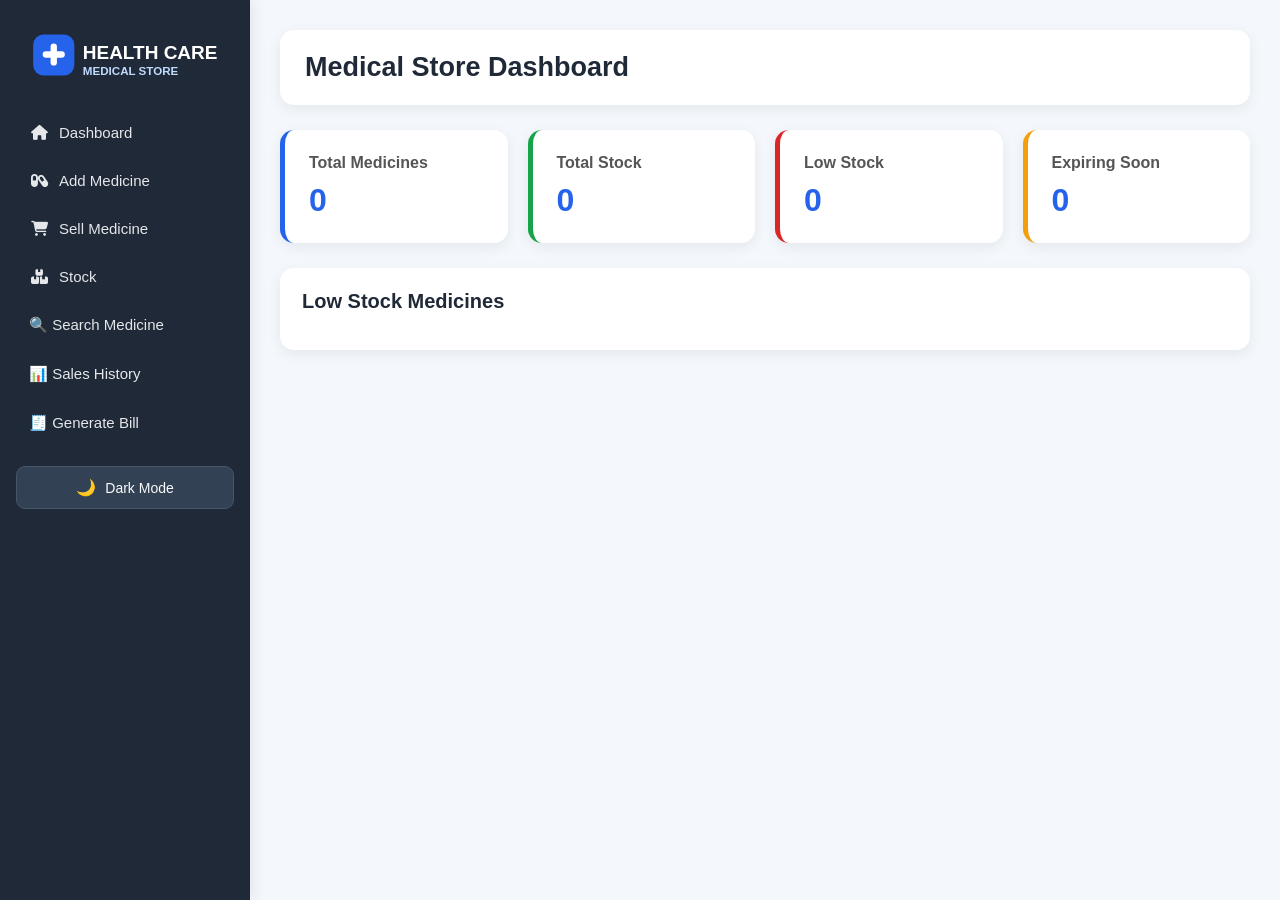
<file: index.html>
<!DOCTYPE html>
<html lang="en">
<head>
<meta charset="UTF-8">
<meta name="viewport" content="width=device-width, initial-scale=1.0">
<title>Medical Store Management</title>
<link rel="stylesheet" href="style.css">
<link href="https://cdnjs.cloudflare.com/ajax/libs/font-awesome/6.5.1/css/all.min.css" rel="stylesheet">
</head>

<body>

<div class="sidebar">
    <div class="brand-logo"><img src="assets/logo.svg" alt="Health Care Medical Store"></div>

    <ul>
        
        <li><a href="index.html"><i class="fas fa-home"></i> Dashboard</a></li>
        <li><a href="add-medicine.html"><i class="fas fa-capsules"></i> Add Medicine</a></li>
        <li><a href="sell-medicine.html"><i class="fas fa-cart-shopping"></i> Sell Medicine</a></li>
        <li><a href="stock.html"><i class="fas fa-boxes"></i> Stock</a></li>
        <li><a href="search-medicine.html">🔍 Search Medicine</a></li>
        <li><a href="sales-history.html">📊 Sales History</a></li>
        <li><a href="bill.html">🧾 Generate Bill</a></li>
    </ul>

    <button id="themeToggle" class="theme-toggle" type="button">🌙 Dark Mode</button>
    
</div>

<div class="main-content">

    <div class="topbar">
        <h1>Medical Store Dashboard</h1>
    </div>

    <div class="cards">

        <div class="card">
            <h3>Total Medicines</h3>
            <p id="totalMedicine">0</p>
        </div>

        <div class="card">
            <h3>Total Stock</h3>
            <p id="totalStock">0</p>
        </div>

        <div class="card">
            <h3>Low Stock</h3>
            <p id="lowStock">0</p>
        </div>
        <div class="card">
    <h3>Expiring Soon</h3>
    <p id="expiryMedicine">0</p>
</div>

    </div>


    <div class="alert-box">
        <h2>Low Stock Medicines</h2>
        <ul id="lowStockList"></ul>
    </div>
<script src="js/dashboard.js"></script>

<script src="theme.js"></script>
</body>
</html>
</file>
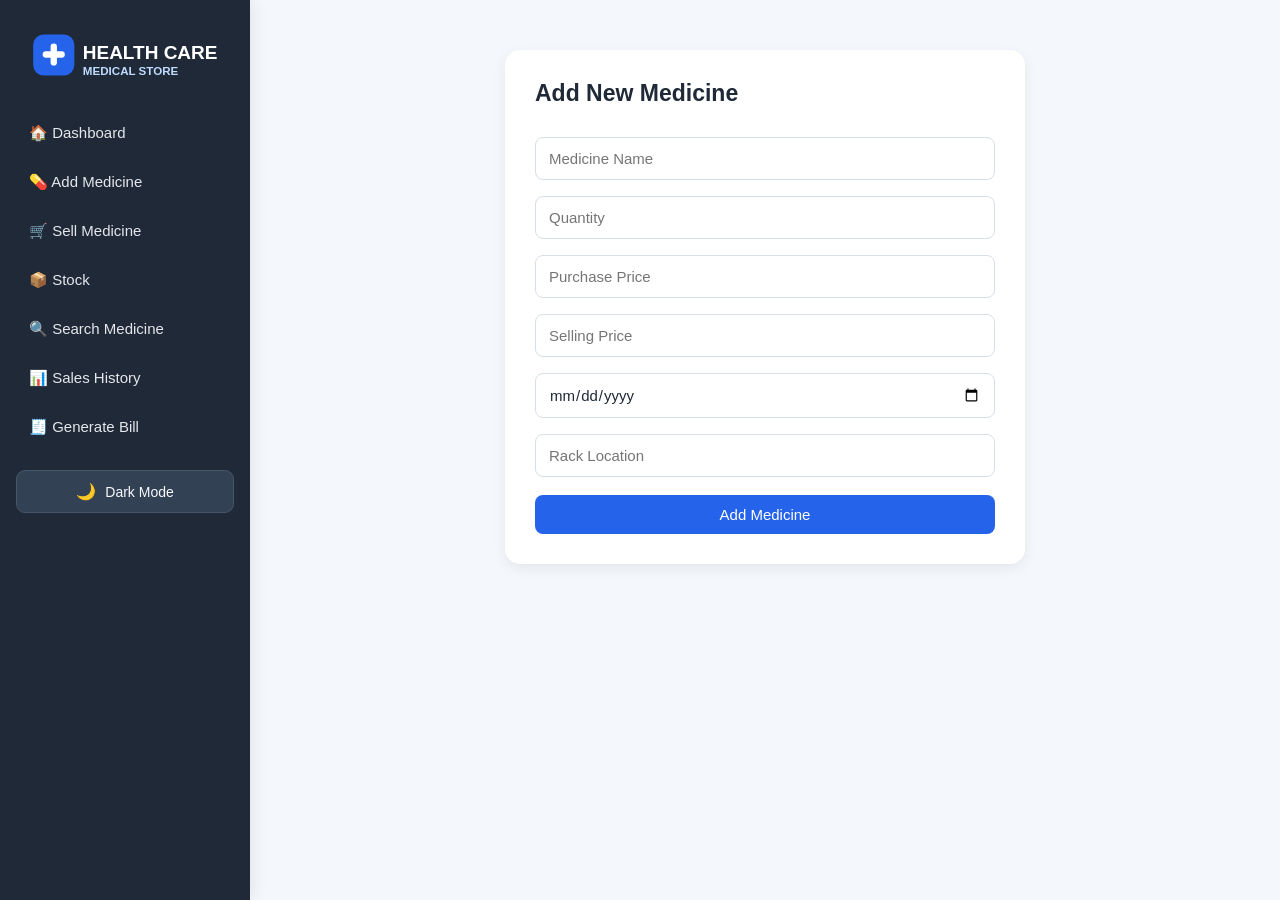
<file: add-medicine.html>
<!DOCTYPE html>
<html lang="en">
<head>
<meta charset="UTF-8">
<title>Add Medicine</title>
<link rel="stylesheet" href="style.css">
</head>

<body>
<div class="sidebar">
    <div class="brand-logo"><img src="assets/logo.svg" alt="Health Care Medical Store"></div>
    <ul>
        <li><a href="index.html">🏠 Dashboard</a></li>
        <li><a href="add-medicine.html">💊 Add Medicine</a></li>
        <li><a href="sell-medicine.html">🛒 Sell Medicine</a></li>
        <li><a href="stock.html">📦 Stock</a></li>
        <li><a href="search-medicine.html">🔍 Search Medicine</a></li>
        <li><a href="sales-history.html">📊 Sales History</a></li>
        <li><a href="bill.html">🧾 Generate Bill</a></li>
    </ul>
    <button class="theme-toggle" id="themeToggle" type="button" aria-label="Toggle dark mode"><span class="theme-icon">🌙</span><span>Dark Mode</span></button>
</div>
<div class="page-content">
<div class="form-container">

<h2>Add New Medicine</h2>

<form id="medicineForm">

<input type="text" id="name" placeholder="Medicine Name">

<input type="number" id="quantity" placeholder="Quantity">

<input type="number" id="purchasePrice" placeholder="Purchase Price">

<input type="number" id="sellingPrice" placeholder="Selling Price">

<input type="date" id="expiryDate">

<input type="text" id="location" placeholder="Rack Location">

<button type="submit">
Add Medicine
</button>

</form>

</div>

<script src="script.js"></script>
</div>
<script src="theme.js"></script>
</body>
</html>
</file>
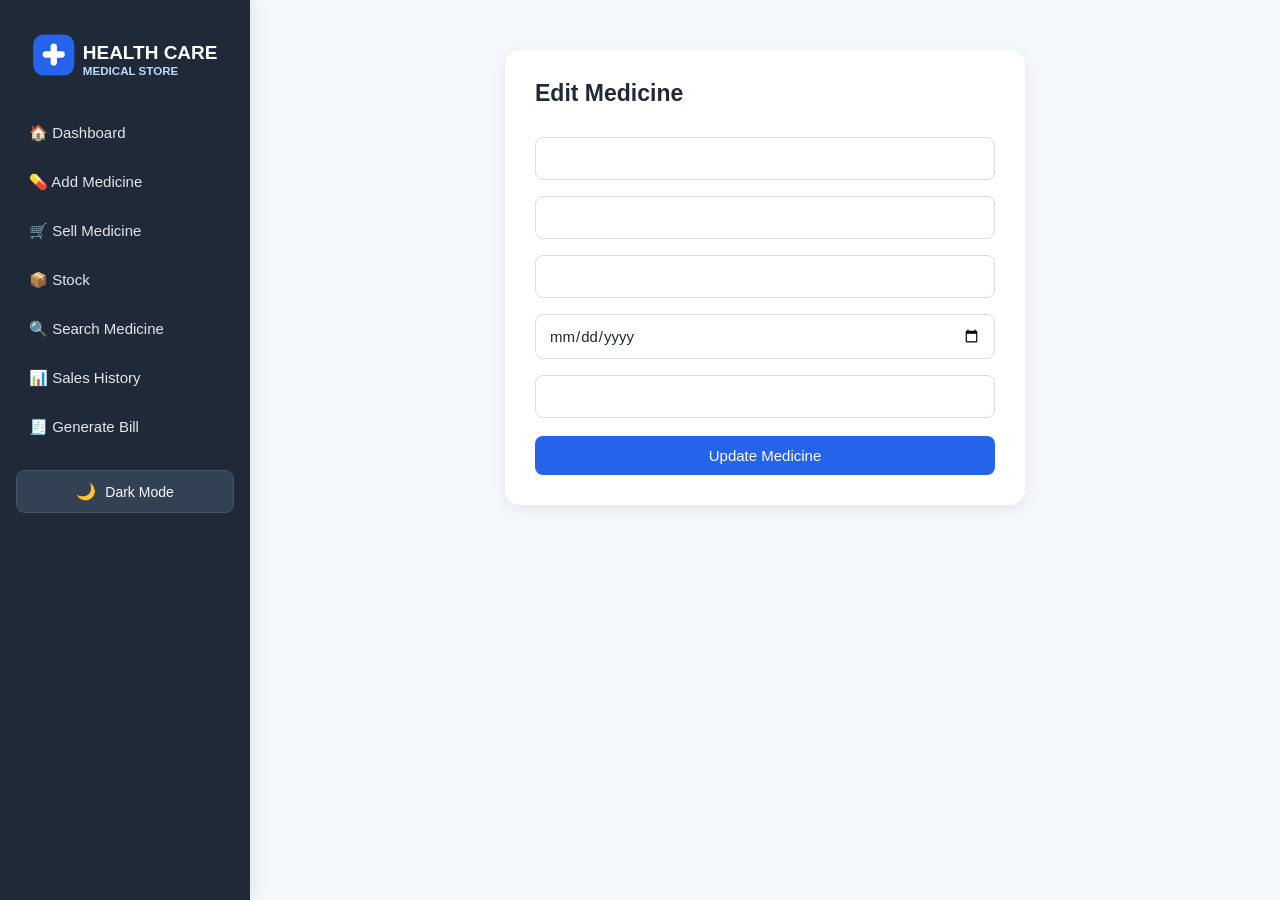
<file: edit-medicine.html>
<!DOCTYPE html>
<html>
<head>
<title>Edit Medicine</title>
<link rel="stylesheet" href="style.css">
</head>

<body>
<div class="sidebar">
    <div class="brand-logo"><img src="assets/logo.svg" alt="Health Care Medical Store"></div>
    <ul>
        <li><a href="index.html">🏠 Dashboard</a></li>
        <li><a href="add-medicine.html">💊 Add Medicine</a></li>
        <li><a href="sell-medicine.html">🛒 Sell Medicine</a></li>
        <li><a href="stock.html">📦 Stock</a></li>
        <li><a href="search-medicine.html">🔍 Search Medicine</a></li>
        <li><a href="sales-history.html">📊 Sales History</a></li>
        <li><a href="bill.html">🧾 Generate Bill</a></li>
    </ul>
    <button class="theme-toggle" id="themeToggle" type="button" aria-label="Toggle dark mode"><span class="theme-icon">🌙</span><span>Dark Mode</span></button>
</div>
<div class="page-content">
<div class="form-container">

<h2>Edit Medicine</h2>

<form id="editForm">

<input type="text" id="name">

<input type="number" id="quantity">

<input type="number" id="sellingPrice">

<input type="date" id="expiryDate">

<input type="text" id="location">

<button type="submit">
Update Medicine
</button>

</form>

</div>

<script src="js/edit.js"></script>
</div>
<script src="theme.js"></script>
</body>
</html>
</file>
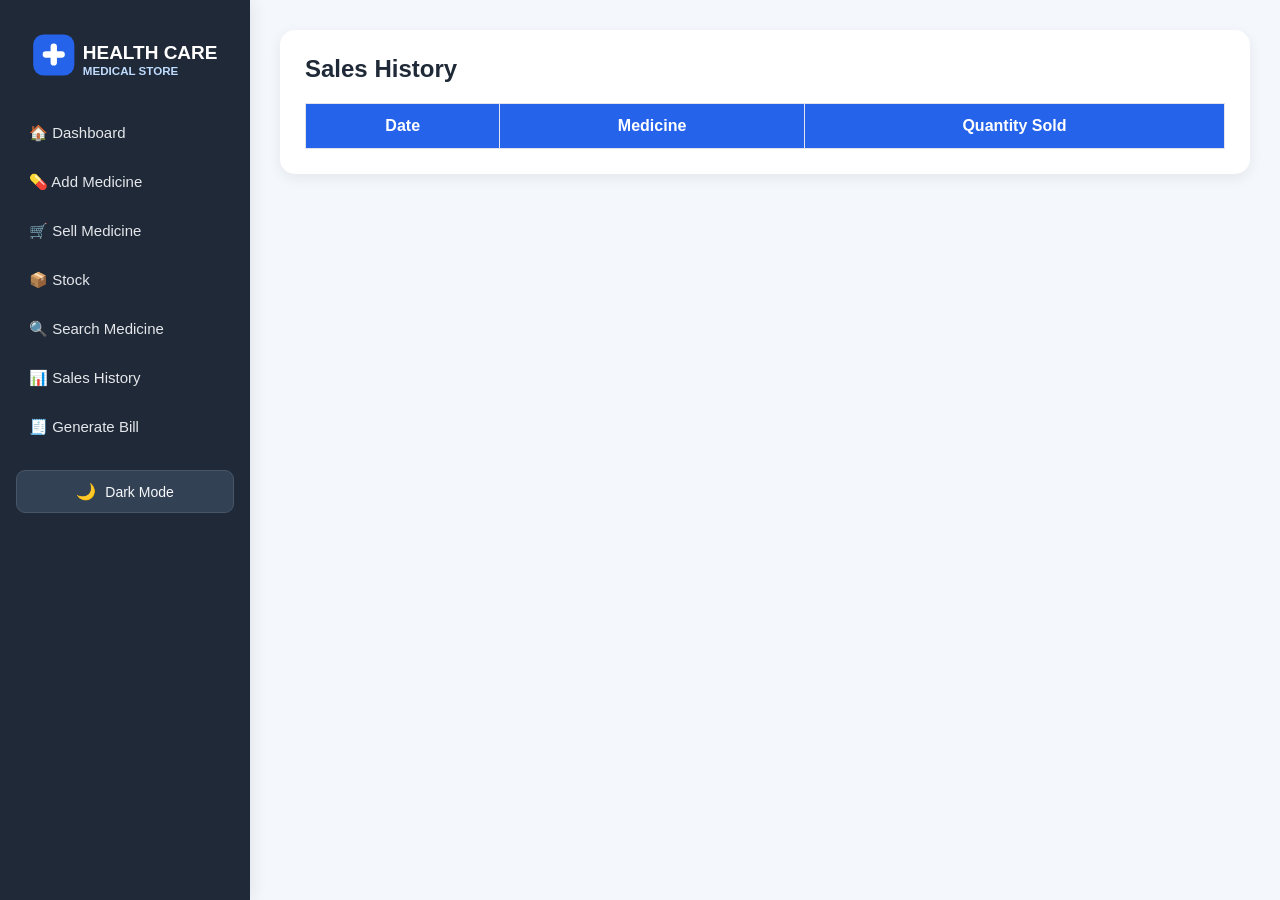
<file: sales-history.html>
<!DOCTYPE html>
<html>
<head>
<title>Sales History</title>
<link rel="stylesheet" href="style.css">
</head>
<body>
<div class="sidebar">
    <div class="brand-logo"><img src="assets/logo.svg" alt="Health Care Medical Store"></div>
    <ul>
        <li><a href="index.html">🏠 Dashboard</a></li>
        <li><a href="add-medicine.html">💊 Add Medicine</a></li>
        <li><a href="sell-medicine.html">🛒 Sell Medicine</a></li>
        <li><a href="stock.html">📦 Stock</a></li>
        <li><a href="search-medicine.html">🔍 Search Medicine</a></li>
        <li><a href="sales-history.html">📊 Sales History</a></li>
        <li><a href="bill.html">🧾 Generate Bill</a></li>
    </ul>
    <button class="theme-toggle" id="themeToggle" type="button" aria-label="Toggle dark mode"><span class="theme-icon">🌙</span><span>Dark Mode</span></button>
</div>
<div class="page-content">
<div class="table-container">

<h2>Sales History</h2>

<table>

<thead>
<tr>
<th>Date</th>
<th>Medicine</th>
<th>Quantity Sold</th>
</tr>
</thead>

<tbody id="salesTable">
</tbody>

</table>

</div>

<script src="js/sales.js"></script>
</div>
<script src="theme.js"></script>
</body>
</html>
</file>
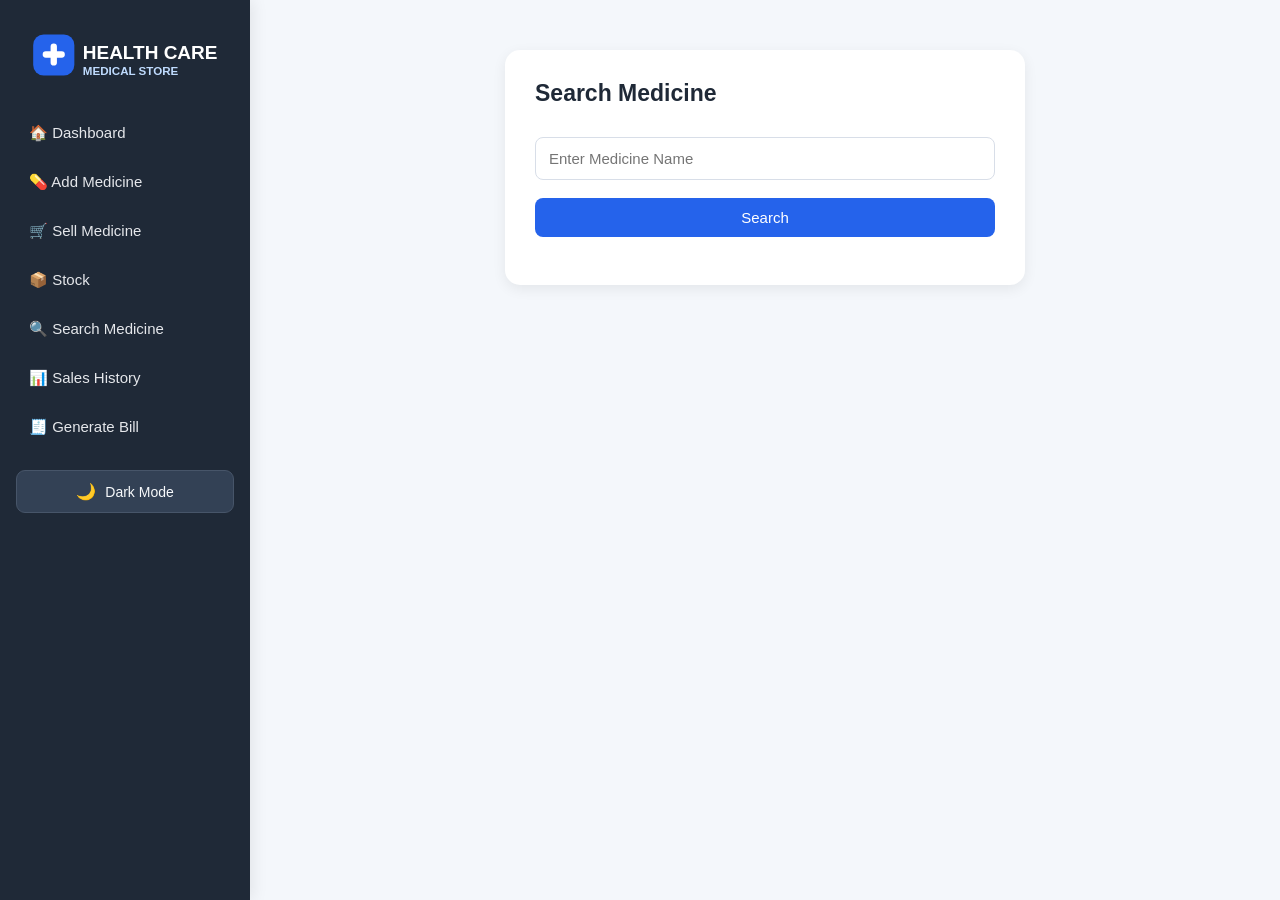
<file: search-medicine.html>
<!DOCTYPE html>
<html>
<head>
    <title>Search Medicine</title>
    <link rel="stylesheet" href="style.css">
</head>
<body>
<div class="sidebar">
    <div class="brand-logo"><img src="assets/logo.svg" alt="Health Care Medical Store"></div>
    <ul>
        <li><a href="index.html">🏠 Dashboard</a></li>
        <li><a href="add-medicine.html">💊 Add Medicine</a></li>
        <li><a href="sell-medicine.html">🛒 Sell Medicine</a></li>
        <li><a href="stock.html">📦 Stock</a></li>
        <li><a href="search-medicine.html">🔍 Search Medicine</a></li>
        <li><a href="sales-history.html">📊 Sales History</a></li>
        <li><a href="bill.html">🧾 Generate Bill</a></li>
    </ul>
    <button class="theme-toggle" id="themeToggle" type="button" aria-label="Toggle dark mode"><span class="theme-icon">🌙</span><span>Dark Mode</span></button>
</div>
<div class="page-content">
<div class="form-container">

    <h2>Search Medicine</h2>

    <input
    type="text"
    id="searchName"
    placeholder="Enter Medicine Name">

    <button onclick="searchMedicine()">
        Search
    </button>

    <div id="result"></div>

</div>

<script src="js/search.js"></script>
</div>
<script src="theme.js"></script>
</body>
</html>
</file>
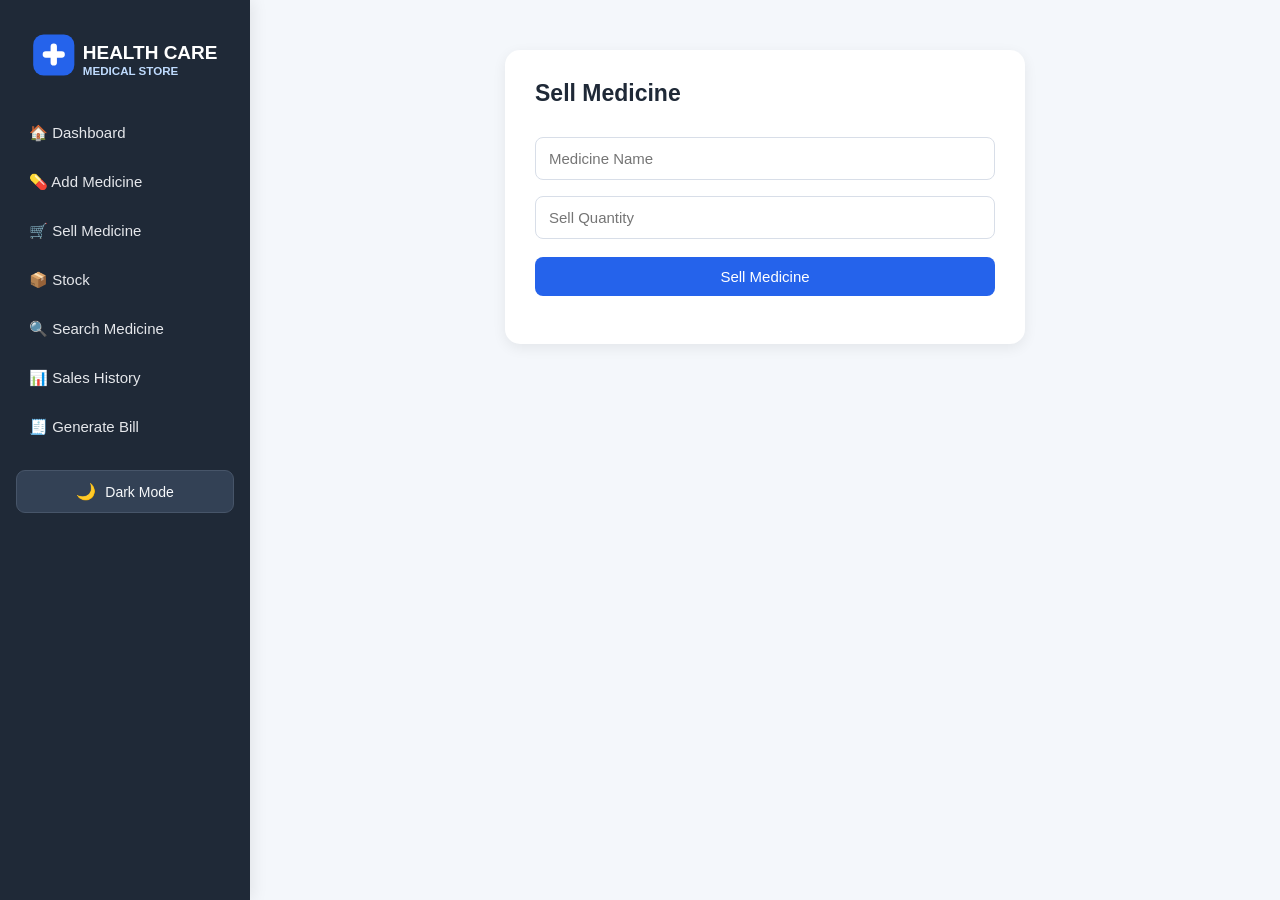
<file: sell-medicine.html>
<!DOCTYPE html>
<html lang="en">
<head>
<meta charset="UTF-8">
<meta name="viewport" content="width=device-width, initial-scale=1.0">
<title>Sell Medicine</title>
<link rel="stylesheet" href="style.css">
</head>
<body>
<div class="sidebar">
    <div class="brand-logo"><img src="assets/logo.svg" alt="Health Care Medical Store"></div>
    <ul>
        <li><a href="index.html">🏠 Dashboard</a></li>
        <li><a href="add-medicine.html">💊 Add Medicine</a></li>
        <li><a href="sell-medicine.html">🛒 Sell Medicine</a></li>
        <li><a href="stock.html">📦 Stock</a></li>
        <li><a href="search-medicine.html">🔍 Search Medicine</a></li>
        <li><a href="sales-history.html">📊 Sales History</a></li>
        <li><a href="bill.html">🧾 Generate Bill</a></li>
    </ul>
    <button class="theme-toggle" id="themeToggle" type="button" aria-label="Toggle dark mode"><span class="theme-icon">🌙</span><span>Dark Mode</span></button>
</div>
<div class="page-content">
<div class="form-container">
<h2>Sell Medicine</h2>
<form id="sellForm">
<input type="text" id="medicineName" placeholder="Medicine Name" required>
<input type="number" id="sellQty" placeholder="Sell Quantity" required>
<button type="submit">Sell Medicine</button>
</form>
<h3 id="message"></h3>
</div>
</div>
<script src="js/sell.js"></script>
<script src="theme.js"></script>
</body>
</html>
</file>
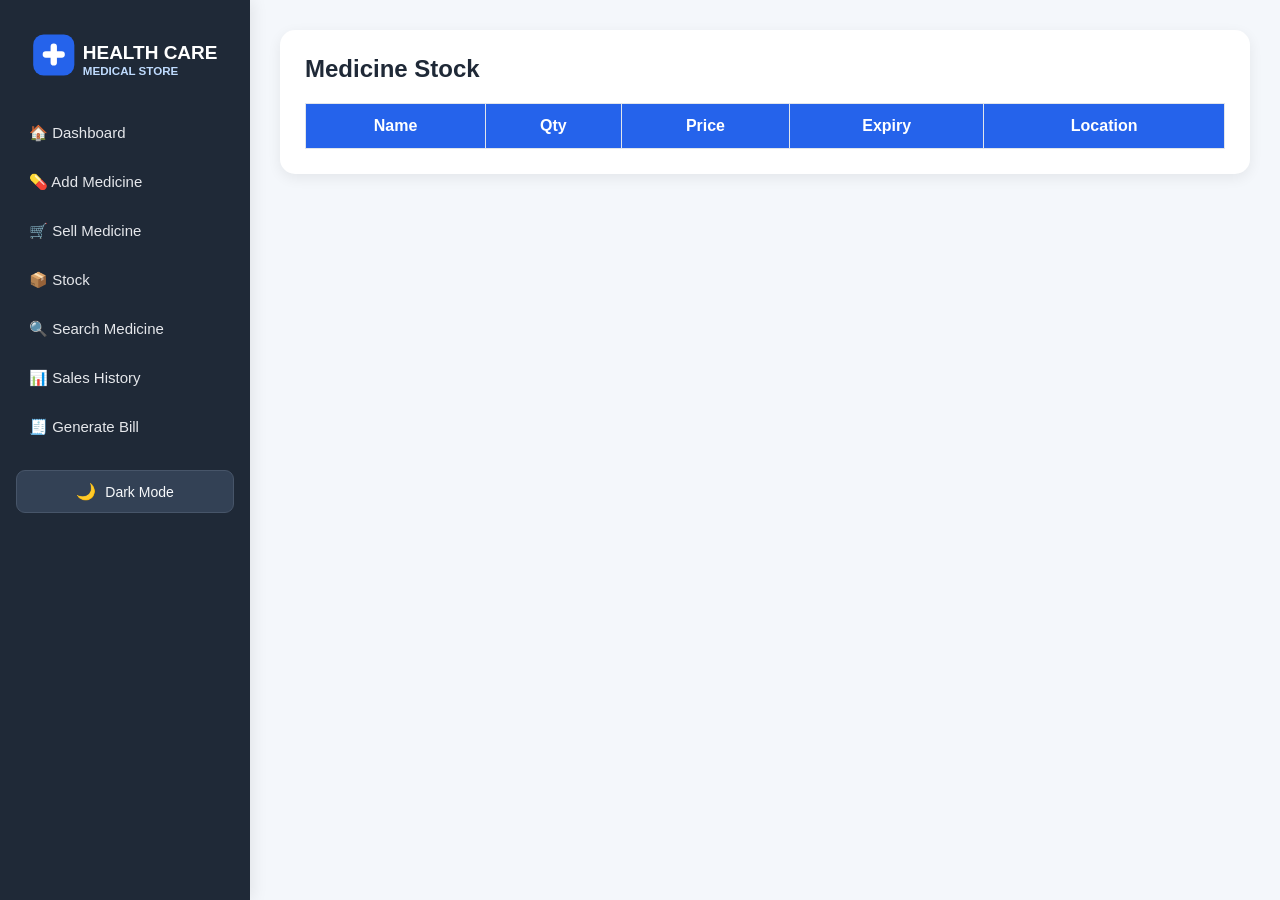
<file: stock.html>
<!DOCTYPE html>
<html lang="en">
<head>
<meta charset="UTF-8">
<title>Medicine Stock</title>
<link rel="stylesheet" href="style.css">
</head>

<body>
<div class="sidebar">
    <div class="brand-logo"><img src="assets/logo.svg" alt="Health Care Medical Store"></div>
    <ul>
        <li><a href="index.html">🏠 Dashboard</a></li>
        <li><a href="add-medicine.html">💊 Add Medicine</a></li>
        <li><a href="sell-medicine.html">🛒 Sell Medicine</a></li>
        <li><a href="stock.html">📦 Stock</a></li>
        <li><a href="search-medicine.html">🔍 Search Medicine</a></li>
        <li><a href="sales-history.html">📊 Sales History</a></li>
        <li><a href="bill.html">🧾 Generate Bill</a></li>
    </ul>
    <button class="theme-toggle" id="themeToggle" type="button" aria-label="Toggle dark mode"><span class="theme-icon">🌙</span><span>Dark Mode</span></button>
</div>
<div class="page-content">
<div class="table-container">

<h2>Medicine Stock</h2>

<table>

<thead>
<tr>
<th>Name</th>
<th>Qty</th>
<th>Price</th>
<th>Expiry</th>
<th>Location</th>
</tr>
</thead>

<tbody id="stockTableBody">

</tbody>

<script src="js/stock.js"></script>

</table>

</div>
</div>
<script src="theme.js"></script>
</body>
</html>
</file>
<file: style.css>
* {
    margin: 0;
    padding: 0;
    box-sizing: border-box;
    font-family: 'Segoe UI', Arial, sans-serif;
}

:root {
    --bg: #f4f7fb;
    --surface: #ffffff;
    --text: #1f2937;
    --muted: #64748b;
    --border: #e1e5eb;
    --input: #ffffff;
    --row: #f8fafc;
    --primary: #2563eb;
    --primary-dark: #1d4ed8;
    --shadow: rgba(0, 0, 0, 0.07);
}

body {
    min-height: 100vh;
    background: var(--bg);
    color: var(--text);
}


.sidebar {
    position: fixed;
    top: 0;
    left: 0;
    z-index: 1000;
    width: 250px;
    height: 100vh;
    padding: 22px 16px;
    background: #1f2937;
    box-shadow: 3px 0 15px rgba(0, 0, 0, 0.08);
}

.brand-logo {
    display: flex;
    align-items: center;
    justify-content: center;
    margin-bottom: 24px;
    padding: 4px 0;
}

.brand-logo img {
    display: block;
    width: 190px;
    max-width: 100%;
    height: auto;
}

.sidebar ul {
    margin: 0;
    padding: 0;
    list-style: none;
}

.sidebar ul li {
    margin: 7px 0;
}

.sidebar ul li a {
    display: flex;
    align-items: center;
    gap: 10px;
    padding: 12px 13px;
    border-radius: 8px;
    color: #e5e7eb;
    text-decoration: none;
    font-size: 15px;
    transition: 0.25s ease;
}

.sidebar ul li a:hover,
.sidebar ul li a.active {
    background: var(--primary);
    color: #ffffff;
    transform: translateX(2px);
}

.sidebar i {
    width: 20px;
    text-align: center;
}

.theme-toggle {
    display: flex;
    align-items: center;
    justify-content: center;
    gap: 9px;
    width: 100%;
    margin-top: 22px;
    padding: 11px 13px;
    border: 1px solid #475569;
    border-radius: 9px;
    background: #334155;
    color: #f8fafc;
    cursor: pointer;
    font-size: 14px;
    transition: 0.2s ease;
}

.theme-toggle:hover {
    background: #475569;
    transform: none;
}

.theme-icon {
    font-size: 16px;
}


.main-content,
.page-content {
    min-height: 100vh;
    margin-left: 250px;
    padding: 30px;
}

.topbar {
    margin-bottom: 25px;
    padding: 22px 25px;
    border-radius: 14px;
    background: var(--surface);
    box-shadow: 0 4px 14px var(--shadow);
}

.topbar h1 {
    font-size: 27px;
}



.cards {
    display: grid;
    grid-template-columns: repeat(4, minmax(0, 1fr));
    gap: 20px;
}

.card {
    padding: 24px;
    border-left: 5px solid var(--primary);
    border-radius: 14px;
    background: var(--surface);
    box-shadow: 0 4px 14px var(--shadow);
}

.card:nth-child(2) {
    border-left-color: #16a34a;
}

.card:nth-child(3) {
    border-left-color: #dc2626;
}

.card:nth-child(4) {
    border-left-color: #f59e0b;
}

.card h3 {
    margin-bottom: 10px;
    color: #555555;
    font-size: 16px;
}

.card p {
    color: var(--primary);
    font-size: 32px;
    font-weight: 700;
}

.alert-box {
    margin: 25px 0 30px;
    padding: 22px;
    border-radius: 14px;
    background: var(--surface);
    box-shadow: 0 4px 14px var(--shadow);
}

.alert-box h2 {
    margin-bottom: 15px;
    font-size: 20px;
}

.alert-box ul {
    padding-left: 20px;
}

.alert-box li {
    padding: 7px 0;
}



.form-container {
    width: min(520px, 100%);
    margin: 20px auto;
    padding: 30px;
    border-radius: 15px;
    background: var(--surface);
    box-shadow: 0 4px 14px var(--shadow);
}

.form-container h2 {
    margin-bottom: 22px;
    font-size: 23px;
}

.form-container input,
.form-container select {
    width: 100%;
    margin: 8px 0;
    padding: 12px 13px;
    border: 1px solid #d8dee8;
    border-radius: 8px;
    outline: none;
    background: var(--input);
    color: var(--text);
    font-size: 15px;
}

.form-container input:focus,
.form-container select:focus {
    border-color: var(--primary);
    box-shadow: 0 0 0 3px rgba(37, 99, 235, 0.1);
}

.form-container button,
button {
    padding: 11px 16px;
    border: 0;
    border-radius: 8px;
    background: var(--primary);
    color: #ffffff;
    cursor: pointer;
    font-size: 15px;
    transition: 0.2s ease;
}

.form-container button {
    width: 100%;
    margin-top: 10px;
}

.form-container button:hover,
button:hover {
    background: var(--primary-dark);
}



.table-container {
    overflow-x: auto;
    padding: 25px;
    border-radius: 15px;
    background: var(--surface);
    box-shadow: 0 4px 14px var(--shadow);
}

.table-container h2 {
    margin-bottom: 20px;
}

table {
    width: 100%;
    min-width: 600px;
    border-collapse: collapse;
    background: var(--surface);
}

table th,
table td {
    padding: 13px 12px;
    border: 1px solid var(--border);
    text-align: center;
}

table th {
    background: var(--primary);
    color: #ffffff;
    font-weight: 600;
}

table tr:nth-child(even) {
    background: var(--row);
}


#result,
#billOutput,
#message {
    margin-top: 18px;
}

.bill-form {
    width: min(700px, 100%);
}

.bill {
    margin-top: 20px;
    padding: 30px;
    border-radius: 10px;
    background: #ffffff;
    box-shadow: 0 2px 10px rgba(0, 0, 0, 0.1);
}

.bill-header {
    text-align: center;
}

.bill-logo {
    display: block;
    width: 150px;
    height: auto;
    margin: 0 auto 8px;
}

.bill-header h2 {
    margin-bottom: 4px;
    color: var(--primary);
    font-size: 24px;
}

.bill-header p {
    color: var(--muted);
    font-weight: 600;
}

.bill-info {
    display: flex;
    justify-content: space-between;
    gap: 20px;
    margin: 18px 0;
}

.bill-table {
    width: 100%;
    min-width: 0;
    margin-top: 15px;
}

.bill-table th,
.bill-table td {
    padding: 10px;
    border: 1px solid #dddddd;
}

.bill-total {
    margin-top: 18px;
    text-align: right;
}

.bill-actions {
    display: flex;
    gap: 10px;
    margin-top: 20px;
}

.bill-actions button {
    flex: 1;
}


body.dark-mode {
    --bg: #0f172a;
    --surface: #1e293b;
    --text: #e5e7eb;
    --muted: #94a3b8;
    --border: #334155;
    --input: #0f172a;
    --row: #172033;
    --shadow: rgba(0, 0, 0, 0.28);
    background: var(--bg);
    color: var(--text);
}

body.dark-mode .topbar,
body.dark-mode .card,
body.dark-mode .alert-box,
body.dark-mode .form-container,
body.dark-mode .table-container,
body.dark-mode .bill {
    background: var(--surface);
    color: var(--text);
    box-shadow: 0 4px 14px var(--shadow);
}

body.dark-mode .card h3,
body.dark-mode .bill-header p {
    color: var(--muted);
}

body.dark-mode .form-container input,
body.dark-mode .form-container select {
    border-color: var(--border);
    background: var(--input);
    color: var(--text);
}

body.dark-mode table {
    background: var(--surface);
    color: var(--text);
}

body.dark-mode table th,
body.dark-mode table td {
    border-color: var(--border);
}

body.dark-mode table tr:nth-child(even) {
    background: var(--row);
}

body.dark-mode .bill-table th,
body.dark-mode .bill-table td {
    border-color: var(--border);
}

body.dark-mode .bill-header h2 {
    color: #60a5fa;
}

body.dark-mode .sidebar {
    background: #020617;
}


@media (max-width: 900px) {
    .cards {
        grid-template-columns: repeat(2, minmax(0, 1fr));
    }
}

@media (max-width: 768px) {
    .sidebar {
        position: relative;
        width: 100%;
        height: auto;
        padding: 15px;
        box-shadow: none;
    }

    .sidebar h2 {
        margin: 0 0 14px 5px;
    }

    .sidebar ul {
        display: flex;
        flex-wrap: wrap;
        gap: 6px;
    }

    .sidebar ul li {
        margin: 0;
    }

    .sidebar ul li a {
        padding: 9px 11px;
        font-size: 14px;
    }

    .main-content,
    .page-content {
        margin-left: 0;
        padding: 20px;
    }

    .topbar h1 {
        font-size: 22px;
    }

    .cards {
        grid-template-columns: 1fr;
    }

    .alert-box {
        margin: 0 0 20px;
    }

    .form-container {
        width: 100%;
        margin: 0 auto;
        padding: 22px;
    }

    .table-container {
        padding: 18px;
    }

    .bill-info {
        flex-direction: column;
        gap: 8px;
    }
}


@media print {
    @page {
        size: A4;
        margin: 15mm;
    }

    body {
        margin: 0 !important;
        background: #ffffff !important;
        color: #000000 !important;
    }

    body.dark-mode {
        background: #ffffff !important;
        color: #000000 !important;
    }

    .sidebar,
    .topbar,
    .theme-toggle,
    .bill-form > h2,
    .bill-form > input,
    .bill-form > button,
    .bill-actions,
    .no-print {
        display: none !important;
    }

    .main-content,
    .page-content {
        margin: 0 !important;
        padding: 0 !important;
    }

    .form-container,
    .bill-form {
        width: 100% !important;
        max-width: none !important;
        margin: 0 !important;
        padding: 0 !important;
        border: none !important;
        box-shadow: none !important;
    }

    #billOutput {
        display: block !important;
        margin: 0 !important;
    }

    .bill {
        display: block !important;
        width: 100% !important;
        max-width: 100% !important;
        margin: 0 !important;
        padding: 10px !important;
        border: none !important;
        box-shadow: none !important;
        background: #ffffff !important;
        color: #000000 !important;
    }

    .bill-table {
        width: 100% !important;
    }

    .bill-table th {
        background: #eeeeee !important;
        color: #000000 !important;
    }
}
</file>
